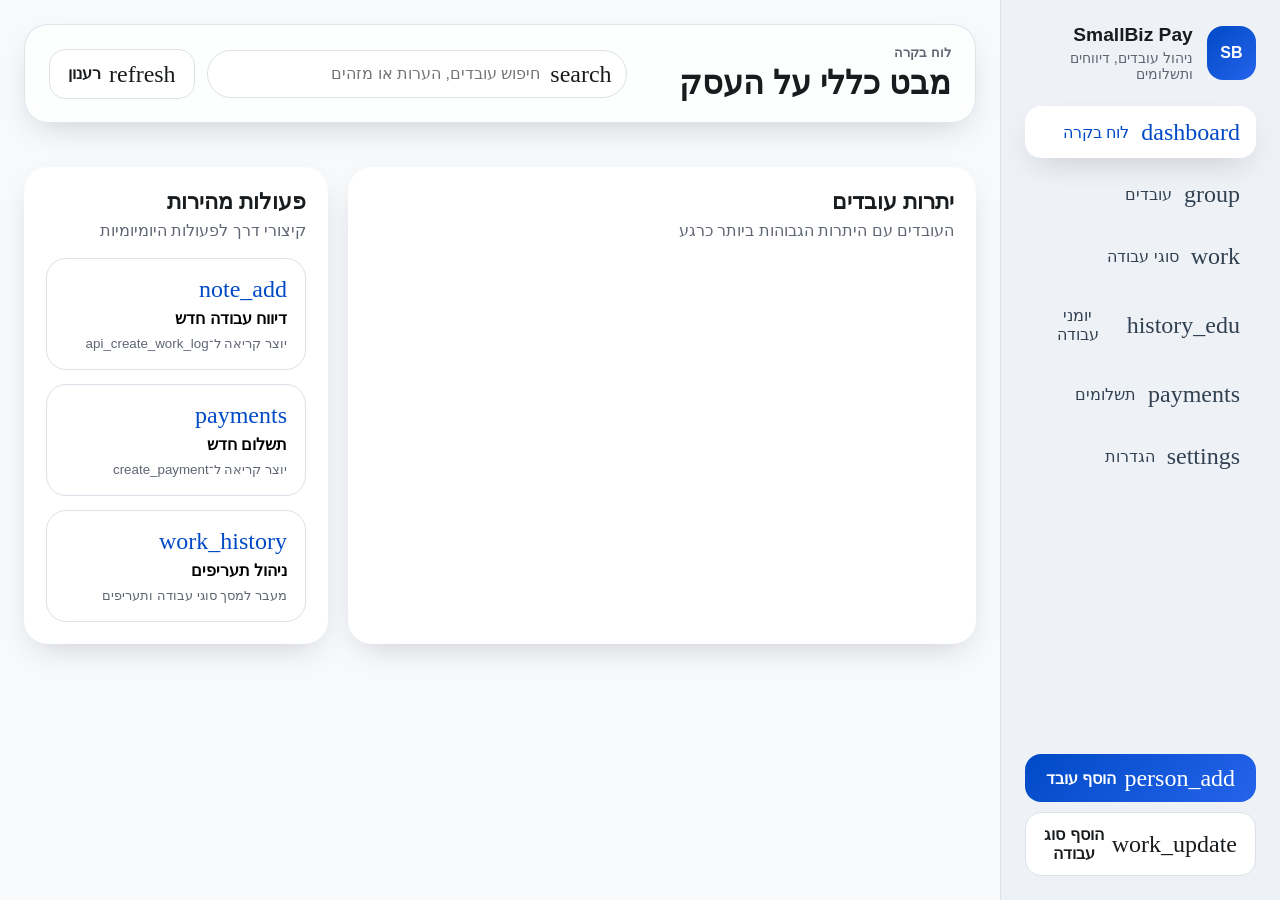
<file: index.html>
<!DOCTYPE html>
<html lang="he" dir="rtl">
  <head>
    <meta charset="utf-8" />
    <meta name="viewport" content="width=device-width, initial-scale=1.0" />
    <meta http-equiv="refresh" content="0; url=./smallbiz_pay.html" />
    <title>SmallBiz Pay</title>
  </head>
  <body></body>
</html>
</file>
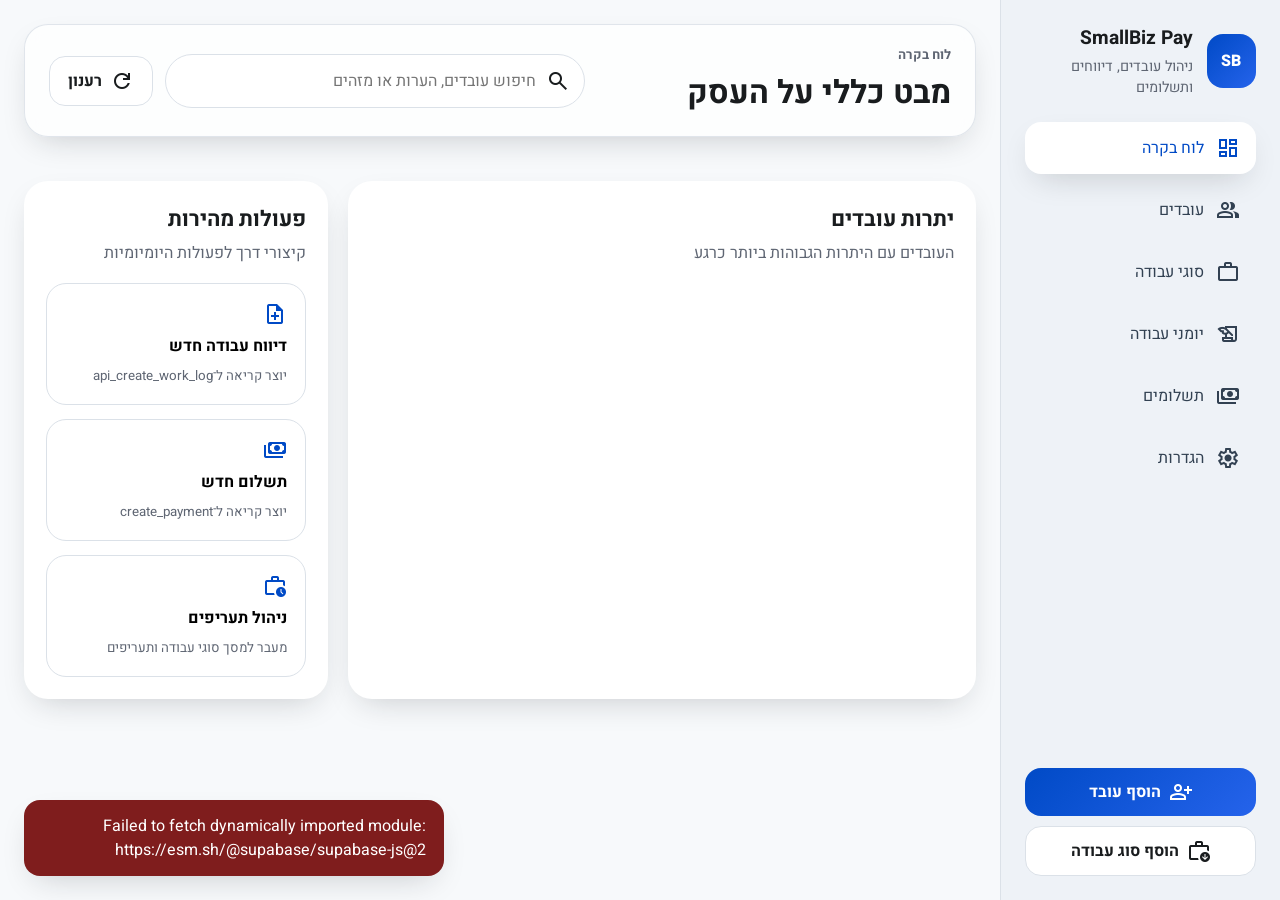
<file: smallbiz_pay.html>
<!DOCTYPE html>
<html lang="he" dir="rtl">
  <head>
    <meta charset="utf-8" />
    <meta name="viewport" content="width=device-width, initial-scale=1.0" />
    <title>SmallBiz Pay</title>
    <link rel="preconnect" href="https://fonts.googleapis.com" />
    <link rel="preconnect" href="https://fonts.gstatic.com" crossorigin />
    <link href="https://fonts.googleapis.com/css2?family=Heebo:wght@300;400;500;700;800;900&display=swap" rel="stylesheet" />
    <link href="https://fonts.googleapis.com/css2?family=Material+Symbols+Outlined:wght@300;400;500;700&display=swap" rel="stylesheet" />
    <link rel="stylesheet" href="./styles.css" />
  </head>
  <body>
    <div class="app-shell">
      <aside class="sidebar">
        <div class="brand">
          <div class="brand__logo">SB</div>
          <div>
            <h1>SmallBiz Pay</h1>
            <p>ניהול עובדים, דיווחים ותשלומים</p>
          </div>
        </div>

        <nav class="nav-menu" aria-label="ניווט ראשי">
          <button class="nav-link is-active" data-route="dashboard">
            <span class="material-symbols-outlined">dashboard</span>
            <span>לוח בקרה</span>
          </button>
          <button class="nav-link" data-route="employees">
            <span class="material-symbols-outlined">group</span>
            <span>עובדים</span>
          </button>
          <button class="nav-link" data-route="job-types">
            <span class="material-symbols-outlined">work</span>
            <span>סוגי עבודה</span>
          </button>
          <button class="nav-link" data-route="work-logs">
            <span class="material-symbols-outlined">history_edu</span>
            <span>יומני עבודה</span>
          </button>
          <button class="nav-link" data-route="payments">
            <span class="material-symbols-outlined">payments</span>
            <span>תשלומים</span>
          </button>
          <button class="nav-link" data-route="settings">
            <span class="material-symbols-outlined">settings</span>
            <span>הגדרות</span>
          </button>
        </nav>

        <div class="sidebar__footer sidebar__footer--stack">
          <button class="button button--primary button--block" data-open-modal="employee">
            <span class="material-symbols-outlined">person_add</span>
            <span>הוסף עובד</span>
          </button>
          <button class="button button--secondary button--block" data-open-modal="job-type">
            <span class="material-symbols-outlined">work_update</span>
            <span>הוסף סוג עבודה</span>
          </button>
        </div>
      </aside>

      <main class="content">
        <header class="topbar">
          <div>
            <p class="eyebrow" id="pageEyebrow">לוח בקרה</p>
            <h2 id="pageTitle">מבט כללי על העסק</h2>
          </div>

          <div class="topbar__actions">
            <label class="search-box">
              <span class="material-symbols-outlined">search</span>
              <input id="globalSearch" type="search" placeholder="חיפוש עובדים, הערות או מזהים" />
            </label>
            <button class="button button--secondary" id="refreshButton">
              <span class="material-symbols-outlined">refresh</span>
              <span>רענון</span>
            </button>
          </div>
        </header>

        <section class="view is-active" data-view="dashboard">
          <div class="stats-grid" id="dashboardStats"></div>

          <div class="panel-grid">
            <section class="panel">
              <div class="panel__header">
                <div>
                  <h3>יתרות עובדים</h3>
                  <p>העובדים עם היתרות הגבוהות ביותר כרגע</p>
                </div>
              </div>
              <div id="balancesList" class="list"></div>
            </section>

            <section class="panel">
              <div class="panel__header">
                <div>
                  <h3>פעולות מהירות</h3>
                  <p>קיצורי דרך לפעולות היומיומיות</p>
                </div>
              </div>
              <div class="quick-actions">
                <button class="quick-action" data-open-modal="work-log">
                  <span class="material-symbols-outlined">note_add</span>
                  <strong>דיווח עבודה חדש</strong>
                  <small>יוצר קריאה ל־api_create_work_log</small>
                </button>
                <button class="quick-action" data-open-modal="payment">
                  <span class="material-symbols-outlined">payments</span>
                  <strong>תשלום חדש</strong>
                  <small>יוצר קריאה ל־create_payment</small>
                </button>
                <button class="quick-action" data-route-target="job-types">
                  <span class="material-symbols-outlined">work_history</span>
                  <strong>ניהול תעריפים</strong>
                  <small>מעבר למסך סוגי עבודה ותעריפים</small>
                </button>
              </div>
            </section>
          </div>
        </section>

        <section class="view" data-view="employees">
          <div class="panel">
            <div class="panel__header panel__header--stack-mobile">
              <div>
                <h3>רשימת עובדים</h3>
                <p>שליפה מ־get_employees ועריכה דרך update_employee</p>
              </div>
              <div class="toolbar">
                <button class="button button--secondary" id="reloadEmployees">
                  <span class="material-symbols-outlined">sync</span>
                  <span>טען מחדש</span>
                </button>
                <button class="button button--primary" data-open-modal="employee">
                  <span class="material-symbols-outlined">add</span>
                  <span>עובד חדש</span>
                </button>
              </div>
            </div>
            <div class="table-wrap">
              <table>
                <thead>
                  <tr>
                    <th>שם</th>
                    <th>טלפון</th>
                    <th>תפקיד</th>
                    <th>סטטוס</th>
                    <th>פעולות</th>
                  </tr>
                </thead>
                <tbody id="employeesTable"></tbody>
              </table>
            </div>
          </div>
        </section>

        <section class="view" data-view="job-types">
          <div class="panel-grid">
            <section class="panel">
              <div class="panel__header panel__header--stack-mobile">
                <div>
                  <h3>סוגי עבודה</h3>
                  <p>שליפה מ־get_job_types, עריכה דרך update_job_type ומחיקה רכה דרך delete_job_type</p>
                </div>
                <div class="toolbar">
                  <button class="button button--secondary" id="reloadJobTypes">
                    <span class="material-symbols-outlined">sync</span>
                    <span>טען מחדש</span>
                  </button>
                  <button class="button button--primary" data-open-modal="job-type">
                    <span class="material-symbols-outlined">add</span>
                    <span>סוג עבודה חדש</span>
                  </button>
                </div>
              </div>
              <div class="table-wrap">
                <table>
                  <thead>
                    <tr>
                      <th>שם</th>
                      <th>שיטת תשלום</th>
                      <th>סטטוס</th>
                      <th>הערות</th>
                      <th>פעולות</th>
                    </tr>
                  </thead>
                  <tbody id="jobTypesTable"></tbody>
                </table>
              </div>
            </section>

            <section class="panel">
              <div class="panel__header panel__header--stack-mobile">
                <div>
                  <h3>תעריפים</h3>
                  <p>בחירת סוג עבודה, טעינת get_rates ופעולות create/update/close</p>
                </div>
                <div class="toolbar">
                  <label class="field field--compact">
                    <span>סוג עבודה</span>
                    <select id="ratesJobTypeFilter"></select>
                  </label>
                  <button class="button button--secondary" id="loadRates">
                    <span class="material-symbols-outlined">tune</span>
                    <span>טען תעריפים</span>
                  </button>
                  <button class="button button--primary" data-open-modal="rate">
                    <span class="material-symbols-outlined">add</span>
                    <span>תעריף חדש</span>
                  </button>
                </div>
              </div>
              <div class="table-wrap">
                <table>
                  <thead>
                    <tr>
                      <th>סכום</th>
                      <th>מתאריך</th>
                      <th>עד תאריך</th>
                      <th>פעולות</th>
                    </tr>
                  </thead>
                  <tbody id="ratesTable"></tbody>
                </table>
              </div>
            </section>
          </div>
        </section>

        <section class="view" data-view="work-logs">
          <div class="panel">
            <div class="panel__header panel__header--stack-mobile">
              <div>
                <h3>יומני עבודה</h3>
                <p>שליפה מ־get_work_logs, עריכה דרך update_work_log ומחיקה דרך delete_work_log</p>
              </div>
              <div class="toolbar">
                <label class="field field--compact">
                  <span>מתאריך</span>
                  <input type="date" id="workLogsFrom" />
                </label>
                <label class="field field--compact">
                  <span>עד תאריך</span>
                  <input type="date" id="workLogsTo" />
                </label>
                <button class="button button--secondary" id="loadWorkLogs">
                  <span class="material-symbols-outlined">filter_alt</span>
                  <span>טען</span>
                </button>
                <button class="button button--primary" data-open-modal="work-log">
                  <span class="material-symbols-outlined">add</span>
                  <span>דיווח חדש</span>
                </button>
              </div>
            </div>
            <div class="table-wrap">
              <table>
                <thead>
                  <tr>
                    <th>תאריך</th>
                    <th>עובד</th>
                    <th>כמות</th>
                    <th>שעות</th>
                    <th>הערות</th>
                    <th>סטטוס</th>
                    <th>פעולות</th>
                  </tr>
                </thead>
                <tbody id="workLogsTable"></tbody>
              </table>
            </div>
          </div>
        </section>

        <section class="view" data-view="payments">
          <div class="panel-grid">
            <section class="panel">
              <div class="panel__header panel__header--stack-mobile">
                <div>
                  <h3>תשלומים</h3>
                  <p>בחירת עובד וטעינת get_payments</p>
                </div>
                <div class="toolbar">
                  <label class="field field--compact">
                    <span>עובד</span>
                    <select id="paymentsEmployeeFilter"></select>
                  </label>
                  <button class="button button--secondary" id="loadPayments">
                    <span class="material-symbols-outlined">payments</span>
                    <span>טען תשלומים</span>
                  </button>
                  <button class="button button--primary" data-open-modal="payment">
                    <span class="material-symbols-outlined">add</span>
                    <span>תשלום חדש</span>
                  </button>
                </div>
              </div>
              <div class="table-wrap">
                <table>
                  <thead>
                    <tr>
                      <th>תאריך</th>
                      <th>סכום</th>
                      <th>הערות</th>
                    </tr>
                  </thead>
                  <tbody id="paymentsTable"></tbody>
                </table>
              </div>
            </section>

            <section class="panel">
              <div class="panel__header">
                <div>
                  <h3>יתרת עובד</h3>
                  <p>שליפה ישירה מ־get_employee_balance</p>
                </div>
              </div>
              <div id="employeeBalanceCard" class="balance-card"></div>
            </section>
          </div>
        </section>

        <section class="view" data-view="settings">
          <div class="panel-grid">
            <section class="panel">
              <div class="panel__header">
                <div>
                  <h3>חיבור Supabase</h3>
                  <p>סטטוס החיבור והגדרות הפרויקט</p>
                </div>
              </div>
              <dl class="meta-list">
                <div>
                  <dt>Project URL</dt>
                  <dd id="settingsProjectUrl">-</dd>
                </div>
                <div>
                  <dt>Anon Key</dt>
                  <dd id="settingsAnonKey">-</dd>
                </div>
                <div>
                  <dt>מצב חיבור</dt>
                  <dd id="connectionState">טוען...</dd>
                </div>
              </dl>
            </section>

            <section class="panel">
              <div class="panel__header">
                <div>
                  <h3>פונקציות API מחוברות</h3>
                  <p>אלה הפונקציות שכבר חוברו מתוך ה־UI</p>
                </div>
              </div>
              <ul class="rpc-list" id="rpcList"></ul>
            </section>
          </div>
        </section>
      </main>
    </div>

    <div class="toast" id="toast"></div>

    <dialog class="modal" id="modal">
      <form method="dialog" class="modal__content" id="modalForm">
        <div class="modal__header">
          <div>
            <p class="eyebrow" id="modalEyebrow">טופס</p>
            <h3 id="modalTitle">פרטים</h3>
          </div>
          <button class="icon-button" value="cancel" type="submit">
            <span class="material-symbols-outlined">close</span>
          </button>
        </div>
        <div class="modal__body" id="modalBody"></div>
        <div class="modal__footer">
          <button class="button button--secondary" value="cancel" type="submit">ביטול</button>
          <button class="button button--primary" id="modalSubmit" type="button">שמור</button>
        </div>
      </form>
    </dialog>

    <script type="module" src="./app.js"></script>
  </body>
</html>
</file>
<file: styles.css>
:root {
  --bg: #f7f9fb;
  --panel: #ffffff;
  --panel-soft: #f2f4f6;
  --text: #191c1e;
  --muted: #5f6673;
  --primary: #004ac6;
  --primary-strong: #2563eb;
  --border: #dbe1e8;
  --success: #0d8a4f;
  --warning: #b7791f;
  --danger: #ba1a1a;
  --shadow: 0 12px 32px -12px rgba(25, 28, 30, 0.22);
}

* { box-sizing: border-box; }
body {
  margin: 0;
  background: var(--bg);
  color: var(--text);
  font-family: 'Heebo', sans-serif;
}
button, input, select, textarea { font: inherit; }
button { cursor: pointer; }

.app-shell {
  display: grid;
  grid-template-columns: 280px 1fr;
  min-height: 100vh;
}

.sidebar {
  background: #eef2f7;
  border-left: 1px solid var(--border);
  padding: 24px;
  display: flex;
  flex-direction: column;
  gap: 24px;
  position: sticky;
  top: 0;
  height: 100vh;
}
.brand {
  display: flex;
  align-items: center;
  gap: 14px;
}
.brand__logo {
  width: 54px;
  height: 54px;
  border-radius: 16px;
  display: grid;
  place-items: center;
  background: linear-gradient(135deg, var(--primary), var(--primary-strong));
  color: white;
  font-weight: 800;
}
.brand h1 { margin: 0; font-size: 1.2rem; }
.brand p { margin: 4px 0 0; color: var(--muted); font-size: 0.9rem; }

.nav-menu { display: grid; gap: 10px; }
.nav-link {
  display: flex;
  align-items: center;
  justify-content: flex-start;
  gap: 12px;
  border: 0;
  background: transparent;
  color: #324152;
  padding: 14px 16px;
  border-radius: 16px;
}
.nav-link:hover, .nav-link.is-active {
  background: white;
  color: var(--primary);
  box-shadow: var(--shadow);
}
.sidebar__footer { margin-top: auto; }
.sidebar__footer--stack { display: grid; gap: 10px; }

.content {
  padding: 24px;
  display: flex;
  flex-direction: column;
  gap: 24px;
}
.topbar {
  display: flex;
  justify-content: space-between;
  align-items: center;
  gap: 20px;
  background: rgba(255,255,255,0.75);
  backdrop-filter: blur(10px);
  border: 1px solid rgba(219,225,232,0.85);
  border-radius: 24px;
  padding: 20px 24px;
  box-shadow: var(--shadow);
}
.topbar h2 { margin: 4px 0 0; font-size: 2rem; }
.eyebrow { margin: 0; color: var(--muted); font-size: 0.82rem; font-weight: 700; }
.topbar__actions { display: flex; align-items: center; gap: 12px; }
.search-box {
  display: flex;
  align-items: center;
  gap: 10px;
  background: white;
  border: 1px solid var(--border);
  border-radius: 999px;
  padding: 0 14px;
  min-width: min(420px, 45vw);
}
.search-box input {
  border: 0;
  outline: 0;
  background: transparent;
  width: 100%;
  padding: 14px 0;
}

.view { display: none; }
.view.is-active { display: block; }
.stats-grid,
.panel-grid {
  display: grid;
  grid-template-columns: repeat(12, minmax(0, 1fr));
  gap: 20px;
}
.stats-grid { margin-bottom: 20px; }
.stat-card, .panel {
  background: var(--panel);
  border-radius: 24px;
  padding: 22px;
  box-shadow: var(--shadow);
}
.stat-card {
  grid-column: span 3;
  min-height: 150px;
  display: flex;
  flex-direction: column;
  justify-content: space-between;
}
.stat-card__top { display: flex; justify-content: space-between; align-items: center; }
.stat-card__icon {
  width: 48px; height: 48px; display: grid; place-items: center;
  border-radius: 16px; background: #ecf3ff; color: var(--primary);
}
.stat-card strong { font-size: 2rem; }
.stat-card p, .panel__header p, .empty-state p, .balance-card p { color: var(--muted); margin: 6px 0 0; }
.panel { grid-column: span 12; }
.panel-grid > .panel:first-child { grid-column: span 8; }
.panel-grid > .panel:last-child { grid-column: span 4; }
.panel__header { display: flex; justify-content: space-between; align-items: center; gap: 12px; margin-bottom: 18px; }
.panel__header h3, .empty-state h3 { margin: 0; font-size: 1.35rem; }
.toolbar { display: flex; flex-wrap: wrap; gap: 12px; align-items: end; }

.button {
  border: 0;
  border-radius: 16px;
  padding: 12px 18px;
  display: inline-flex;
  align-items: center;
  gap: 8px;
  font-weight: 700;
}
.button--primary {
  background: linear-gradient(135deg, var(--primary), var(--primary-strong));
  color: white;
}
.button--secondary {
  background: white;
  color: var(--text);
  border: 1px solid var(--border);
}
.button--block { width: 100%; justify-content: center; }
.icon-button {
  border: 0;
  background: var(--panel-soft);
  width: 42px;
  height: 42px;
  border-radius: 999px;
  display: grid;
  place-items: center;
}

.table-wrap { overflow: auto; }
table {
  width: 100%;
  border-collapse: separate;
  border-spacing: 0 10px;
}
th {
  text-align: right;
  color: var(--muted);
  font-size: 0.82rem;
  font-weight: 700;
  padding-bottom: 6px;
}
td {
  background: var(--panel-soft);
  padding: 14px;
  vertical-align: middle;
}
tr td:first-child { border-radius: 0 16px 16px 0; }
tr td:last-child { border-radius: 16px 0 0 16px; }

.list { display: grid; gap: 12px; }
.list-item {
  display: flex;
  justify-content: space-between;
  align-items: center;
  gap: 12px;
  background: var(--panel-soft);
  border-radius: 18px;
  padding: 14px 16px;
}
.quick-actions { display: grid; gap: 14px; }
.quick-action {
  border: 1px solid var(--border);
  background: white;
  border-radius: 20px;
  padding: 18px;
  display: grid;
  gap: 8px;
  text-align: right;
}
.quick-action span.material-symbols-outlined { color: var(--primary); }
.quick-action small { color: var(--muted); }

.field {
  display: grid;
  gap: 8px;
  min-width: 170px;
}
.field span { color: var(--muted); font-size: 0.82rem; font-weight: 700; }
.field input, .field select, .field textarea {
  width: 100%;
  border: 1px solid var(--border);
  border-radius: 14px;
  background: white;
  padding: 12px 14px;
  outline: none;
}
.field textarea { min-height: 110px; resize: vertical; }
.field--compact { min-width: 150px; }

.badge {
  display: inline-flex;
  align-items: center;
  justify-content: center;
  padding: 6px 12px;
  border-radius: 999px;
  font-size: 0.8rem;
  font-weight: 700;
}
.badge--success { background: #e7f8ee; color: var(--success); }
.badge--warning { background: #fff4df; color: var(--warning); }
.badge--danger { background: #fde7e7; color: var(--danger); }
.badge--neutral { background: #edf1f7; color: #465364; }

.balance-card {
  min-height: 180px;
  display: flex;
  flex-direction: column;
  justify-content: center;
  background: linear-gradient(135deg, #0f172a, #1d4ed8);
  color: white;
  border-radius: 22px;
  padding: 24px;
}
.balance-card strong { font-size: 2.3rem; }
.meta-list, .rpc-list { margin: 0; padding: 0; list-style: none; display: grid; gap: 12px; }
.meta-list div, .rpc-list li {
  background: var(--panel-soft);
  border-radius: 18px;
  padding: 14px 16px;
}
.meta-list dt { color: var(--muted); font-size: 0.8rem; margin-bottom: 4px; }
.meta-list dd { margin: 0; word-break: break-all; }
.empty-state {
  min-height: 360px;
  display: grid;
  place-items: center;
  text-align: center;
}
.empty-state .material-symbols-outlined { font-size: 60px; color: var(--primary); }

.modal {
  border: 0;
  padding: 0;
  width: min(720px, calc(100vw - 32px));
  border-radius: 28px;
  box-shadow: 0 30px 90px rgba(15, 23, 42, 0.3);
}
.modal::backdrop { background: rgba(15, 23, 42, 0.4); }
.modal__content {
  display: flex;
  flex-direction: column;
  gap: 18px;
  background: white;
  padding: 24px;
}
.modal__header, .modal__footer {
  display: flex;
  align-items: center;
  justify-content: space-between;
  gap: 12px;
}
.modal__body {
  display: grid;
  grid-template-columns: repeat(2, minmax(0, 1fr));
  gap: 16px;
}
.modal__body .field--full { grid-column: 1 / -1; }

.toast {
  position: fixed;
  left: 24px;
  bottom: 24px;
  background: #111827;
  color: white;
  padding: 14px 18px;
  border-radius: 16px;
  box-shadow: var(--shadow);
  opacity: 0;
  transform: translateY(20px);
  pointer-events: none;
  transition: 0.2s ease;
  max-width: min(420px, calc(100vw - 32px));
}
.toast.is-visible { opacity: 1; transform: translateY(0); }

.actions-inline { display: flex; gap: 8px; flex-wrap: wrap; }
.text-muted { color: var(--muted); }
.text-danger { color: var(--danger); }

@media (max-width: 1100px) {
  .stats-grid .stat-card { grid-column: span 6; }
  .panel-grid > .panel,
  .panel-grid > .panel:first-child,
  .panel-grid > .panel:last-child { grid-column: span 12; }
  .topbar { flex-direction: column; align-items: stretch; }
  .search-box { min-width: 100%; }
}

@media (max-width: 900px) {
  .app-shell { grid-template-columns: 1fr; }
  .sidebar {
    position: static;
    height: auto;
    border-left: 0;
    border-bottom: 1px solid var(--border);
  }
}

@media (max-width: 720px) {
  .content { padding: 16px; }
  .stats-grid .stat-card { grid-column: span 12; }
  .modal__body { grid-template-columns: 1fr; }
  .panel__header--stack-mobile { flex-direction: column; align-items: stretch; }
  .toolbar { align-items: stretch; }
  .field, .field--compact { min-width: 100%; }
}
</file>
